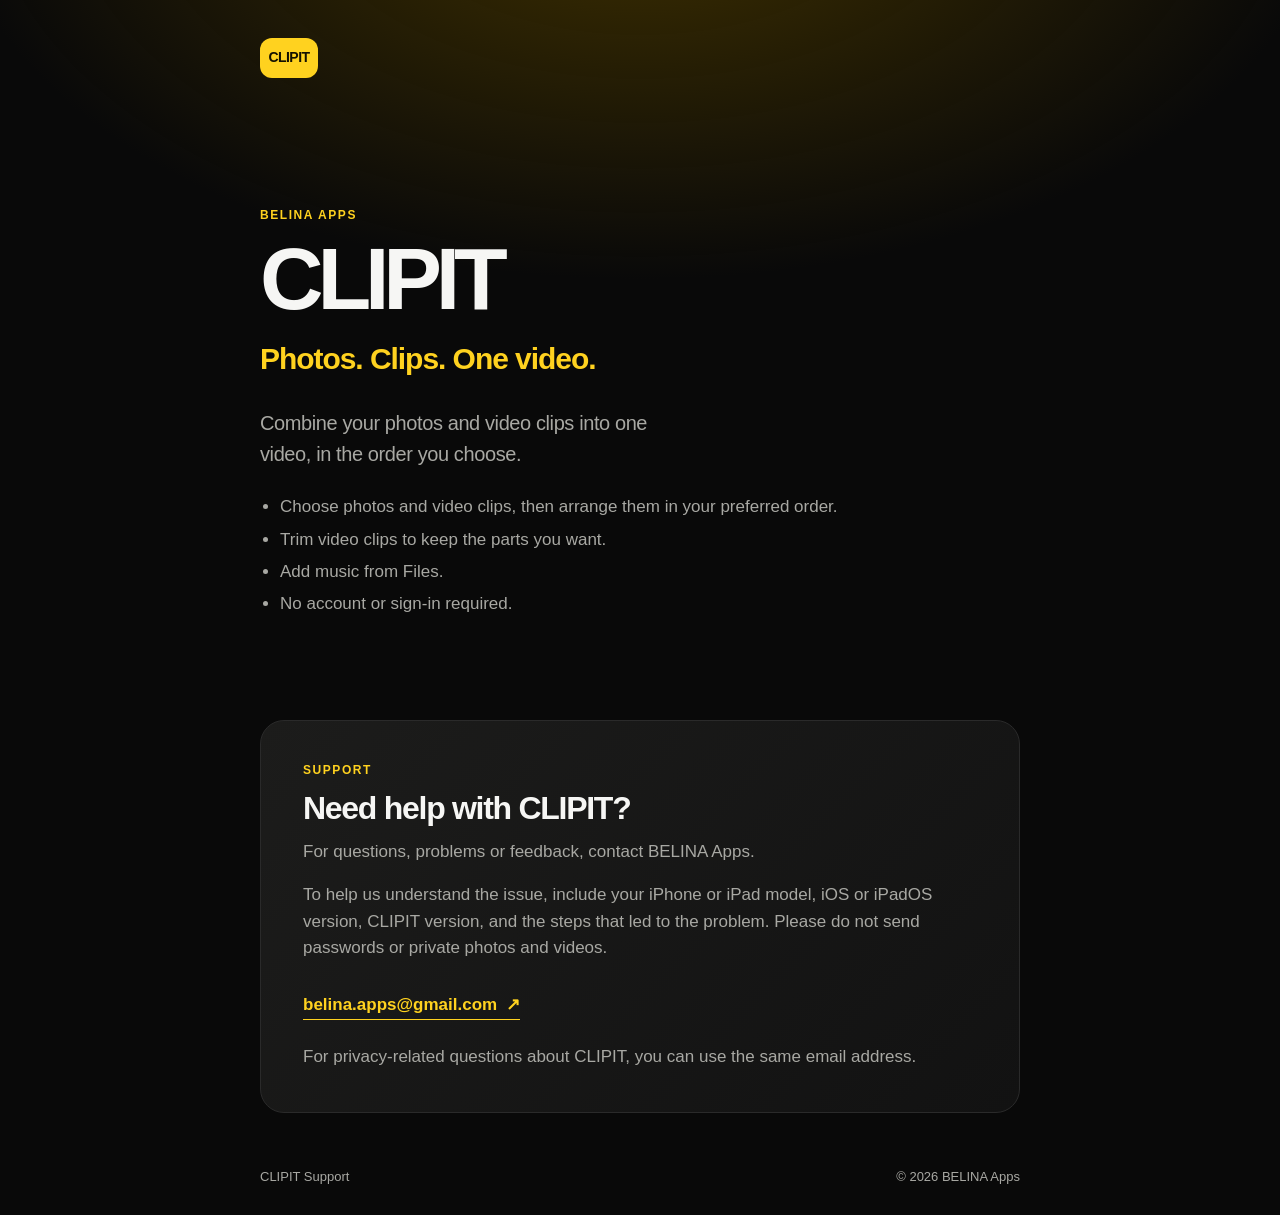
<file: index.html>
<!doctype html>
<html lang="en">
<head>
  <meta charset="utf-8">
  <meta name="viewport" content="width=device-width, initial-scale=1">
  <meta name="description" content="Official support for CLIPIT by BELINA Apps. Combine photos and video clips into one video. Get help and contact support.">
  <meta name="theme-color" content="#090909">
  <title>CLIPIT — Support | BELINA Apps</title>
  <link rel="stylesheet" href="styles.css">
</head>
<body>
  <main class="page">
    <header class="brand"><a href="./" aria-label="CLIPIT Support">CLIPIT</a></header>
    <section class="hero" aria-labelledby="title">
      <p class="eyebrow">BELINA Apps</p>
      <h1 id="title">CLIPIT</h1>
      <p class="tagline">Photos. Clips. One video.</p>
      <p class="intro">Combine your photos and video clips into one video, in the order you choose.</p>
      <ul class="features">
        <li>Choose photos and video clips, then arrange them in your preferred order.</li>
        <li>Trim video clips to keep the parts you want.</li>
        <li>Add music from Files.</li>
        <li>No account or sign-in required.</li>
      </ul>
    </section>
    <section class="card" aria-labelledby="support-title">
      <p class="eyebrow">Support</p>
      <h2 id="support-title">Need help with CLIPIT?</h2>
      <p>For questions, problems or feedback, contact BELINA Apps.</p>
      <p>To help us understand the issue, include your iPhone or iPad model, iOS or iPadOS version, CLIPIT version, and the steps that led to the problem. Please do not send passwords or private photos and videos.</p>
      <a class="email" href="mailto:belina.apps@gmail.com?subject=CLIPIT%20Support">belina.apps@gmail.com <span aria-hidden="true">↗</span></a>
      <p style="margin:24px 0 0">For privacy-related questions about CLIPIT, you can use the same email address.</p>
    </section>
    <footer>
      <span>CLIPIT Support</span>
      <span>© 2026 BELINA Apps</span>
    </footer>
  </main>
</body>
</html>
</file>
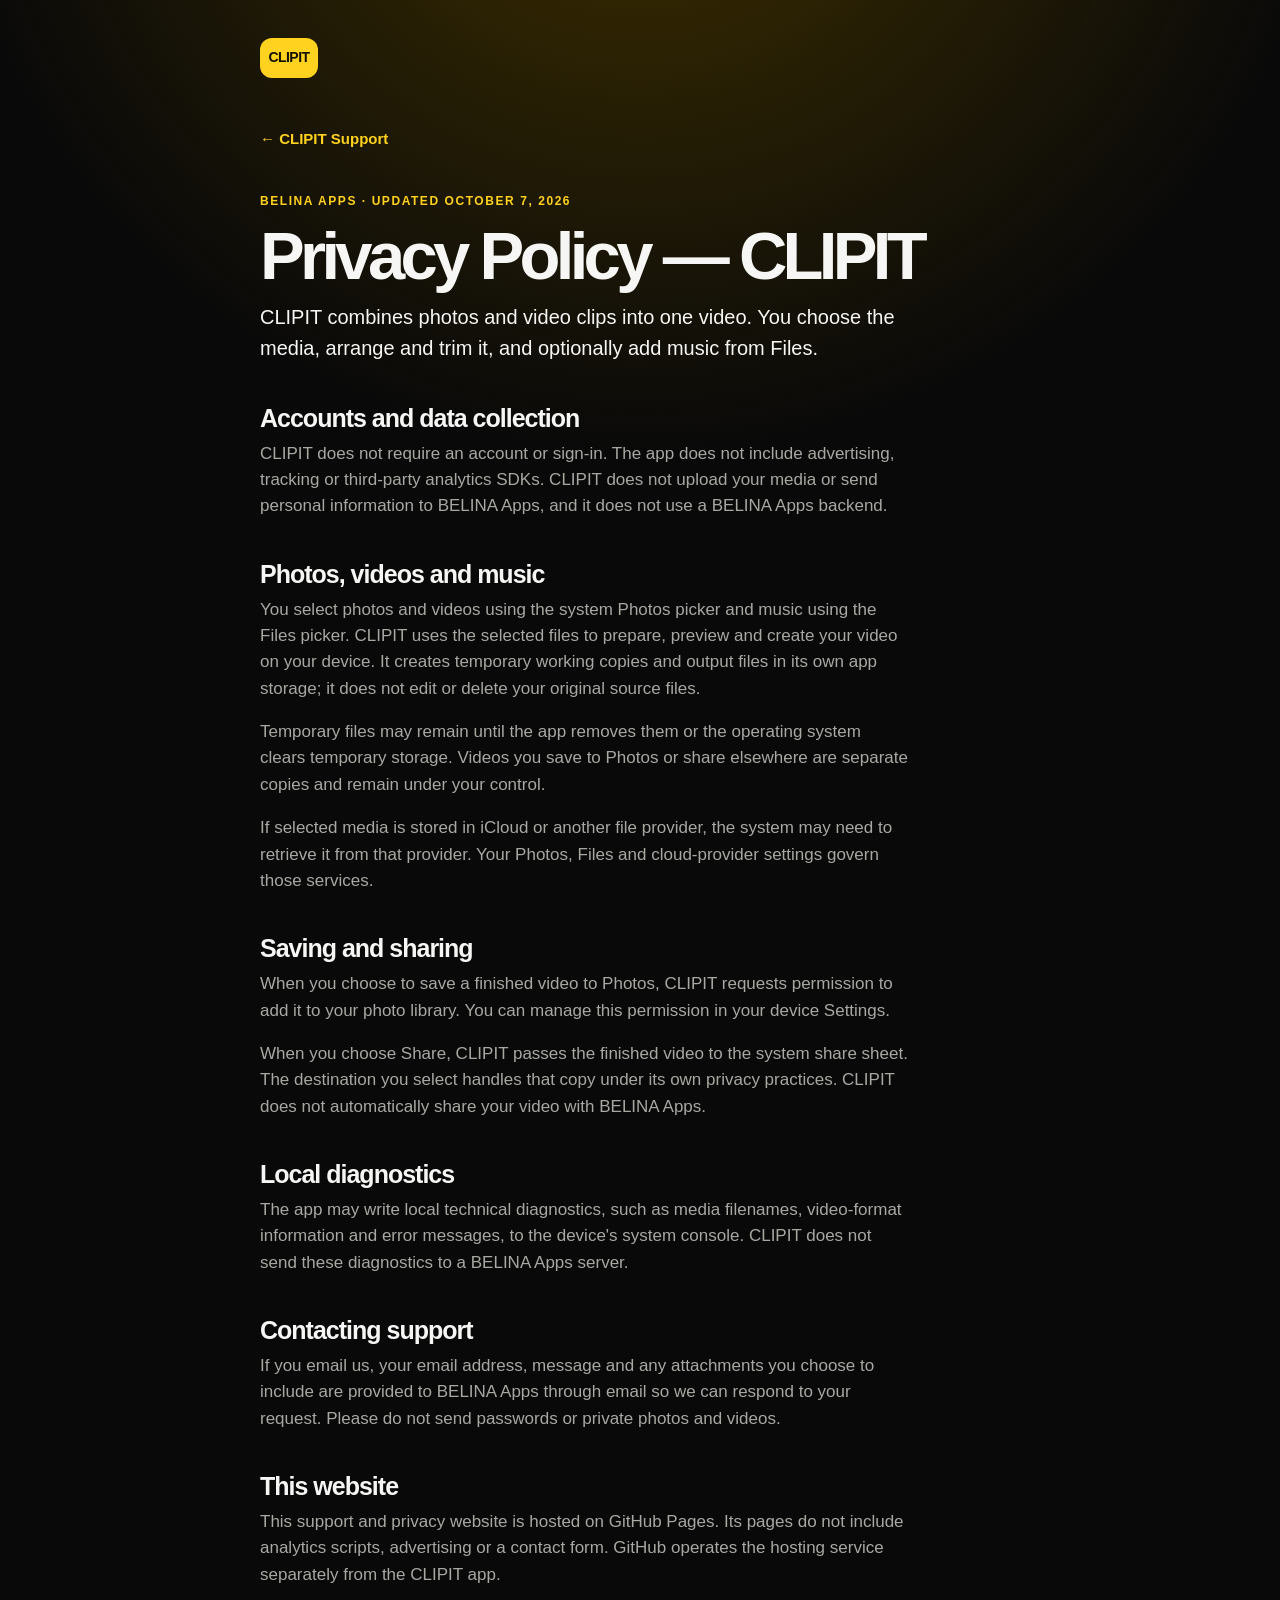
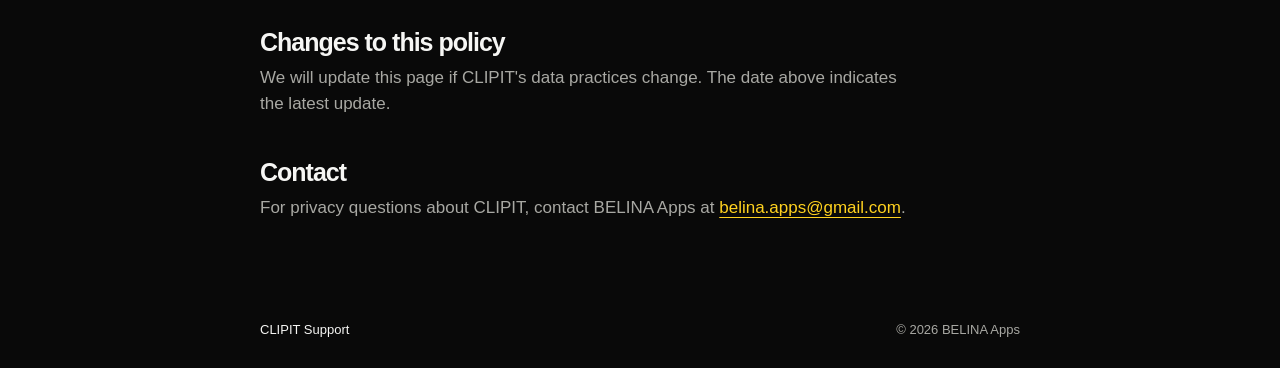
<file: privacy.html>
<!doctype html>
<html lang="en">
<head>
  <meta charset="utf-8">
  <meta name="viewport" content="width=device-width, initial-scale=1">
  <meta name="description" content="Privacy Policy for CLIPIT by BELINA Apps.">
  <meta name="theme-color" content="#090909">
  <title>Privacy Policy — CLIPIT | BELINA Apps</title>
  <link rel="stylesheet" href="styles.css">
</head>
<body>
  <main class="page policy">
    <header class="brand"><a href="./" aria-label="CLIPIT Support">CLIPIT</a></header>
    <nav><a class="back" href="./">← CLIPIT Support</a></nav>
    <article>
      <p class="eyebrow">BELINA Apps · Updated October 7, 2026</p>
      <h1>Privacy Policy — CLIPIT</h1>
      <p class="lead">CLIPIT combines photos and video clips into one video. You choose the media, arrange and trim it, and optionally add music from Files.</p>

      <h2>Accounts and data collection</h2>
      <p>CLIPIT does not require an account or sign-in. The app does not include advertising, tracking or third-party analytics SDKs. CLIPIT does not upload your media or send personal information to BELINA Apps, and it does not use a BELINA Apps backend.</p>

      <h2>Photos, videos and music</h2>
      <p>You select photos and videos using the system Photos picker and music using the Files picker. CLIPIT uses the selected files to prepare, preview and create your video on your device. It creates temporary working copies and output files in its own app storage; it does not edit or delete your original source files.</p>
      <p>Temporary files may remain until the app removes them or the operating system clears temporary storage. Videos you save to Photos or share elsewhere are separate copies and remain under your control.</p>
      <p>If selected media is stored in iCloud or another file provider, the system may need to retrieve it from that provider. Your Photos, Files and cloud-provider settings govern those services.</p>

      <h2>Saving and sharing</h2>
      <p>When you choose to save a finished video to Photos, CLIPIT requests permission to add it to your photo library. You can manage this permission in your device Settings.</p>
      <p>When you choose Share, CLIPIT passes the finished video to the system share sheet. The destination you select handles that copy under its own privacy practices. CLIPIT does not automatically share your video with BELINA Apps.</p>

      <h2>Local diagnostics</h2>
      <p>The app may write local technical diagnostics, such as media filenames, video-format information and error messages, to the device's system console. CLIPIT does not send these diagnostics to a BELINA Apps server.</p>

      <h2>Contacting support</h2>
      <p>If you email us, your email address, message and any attachments you choose to include are provided to BELINA Apps through email so we can respond to your request. Please do not send passwords or private photos and videos.</p>

      <h2>This website</h2>
      <p>This support and privacy website is hosted on GitHub Pages. Its pages do not include analytics scripts, advertising or a contact form. GitHub operates the hosting service separately from the CLIPIT app.</p>

      <h2>Changes to this policy</h2>
      <p>We will update this page if CLIPIT's data practices change. The date above indicates the latest update.</p>

      <h2>Contact</h2>
      <p>For privacy questions about CLIPIT, contact BELINA Apps at <a href="mailto:belina.apps@gmail.com?subject=CLIPIT%20Privacy">belina.apps@gmail.com</a>.</p>
    </article>
    <footer><a href="./">CLIPIT Support</a><span>© 2026 BELINA Apps</span></footer>
  </main>
</body>
</html>
</file>
<file: styles.css>
:root { color-scheme: dark; --bg:#090909; --surface:#151515; --line:#2a2a2a; --text:#f6f6f4; --muted:#a8a8a3; --yellow:#ffd21f; }
* { box-sizing:border-box; }
html { min-width:320px; background:var(--bg); }
body { margin:0; background:radial-gradient(ellipse 90% 55% at 50% -10%,#403100 0%,transparent 60%),var(--bg); color:var(--text); font-family:-apple-system,BlinkMacSystemFont,"SF Pro Display","Helvetica Neue",Arial,sans-serif; font-size:17px; line-height:1.55; }
.page { width:min(100% - 48px,760px); min-height:100svh; margin:auto; padding:38px 0 28px; display:flex; flex-direction:column; }
.brand a { display:grid; place-items:center; width:40px; height:40px; border-radius:12px; background:var(--yellow); color:#141100; text-decoration:none; font-size:14px; font-weight:850; letter-spacing:-.06em; }
.hero { padding:clamp(70px,15vw,130px) 0 clamp(58px,11vw,96px); }
.eyebrow { margin:0 0 14px; color:var(--yellow); font-size:12px; line-height:1.2; font-weight:700; letter-spacing:.13em; text-transform:uppercase; }
h1,h2,p { margin-top:0; }
h1 { max-width:700px; margin-bottom:14px; font-size:clamp(48px,11vw,88px); line-height:.97; letter-spacing:-.07em; }
.tagline { margin-bottom:26px; color:var(--yellow); font-size:clamp(22px,4.5vw,30px); font-weight:650; letter-spacing:-.035em; }
.intro { max-width:440px; margin:0; color:var(--muted); font-size:20px; letter-spacing:-.02em; }
.card { padding:clamp(27px,5vw,42px); border:1px solid var(--line); border-radius:24px; background:linear-gradient(135deg,#1c1c1b,#121212); }
h2 { margin-bottom:12px; font-size:clamp(24px,4vw,32px); line-height:1.12; letter-spacing:-.04em; }
.card p:not(.eyebrow), article p { color:var(--muted); }
.email { display:inline-flex; gap:9px; margin-top:14px; color:var(--yellow); font-weight:650; text-decoration:none; border-bottom:1px solid currentColor; }
a { color:var(--yellow); text-underline-offset:4px; }
footer { display:flex; justify-content:space-between; gap:20px; margin-top:auto; padding-top:54px; color:var(--muted); font-size:13px; }
footer a { color:var(--text); text-decoration:none; }
.policy nav { margin-top:48px; }
.back { color:var(--yellow); text-decoration:none; font-size:15px; font-weight:650; }
article { padding:42px 0 28px; }
.policy h1 { max-width:680px; font-size:clamp(40px,8vw,67px); }
.lead { max-width:650px; color:var(--text)!important; font-size:20px; }
article h2 { margin:40px 0 9px; font-size:25px; }
article p { max-width:650px; }
@media (max-width:500px) { .page { width:min(100% - 36px,760px); padding-top:24px; } .hero { padding-top:82px; } footer { align-items:flex-start; flex-direction:column; gap:5px; padding-top:42px; } .policy nav { margin-top:36px; } }
@media (prefers-reduced-motion:no-preference) { a { transition:opacity .18s ease; } a:hover { opacity:.72; } }

.features { margin:24px 0 0; padding-left:20px; color:var(--muted); }
.features li { margin:6px 0; }
.brand a { width:58px; letter-spacing:-.04em; }
a:focus-visible { outline:2px solid var(--yellow); outline-offset:5px; }
</file>
